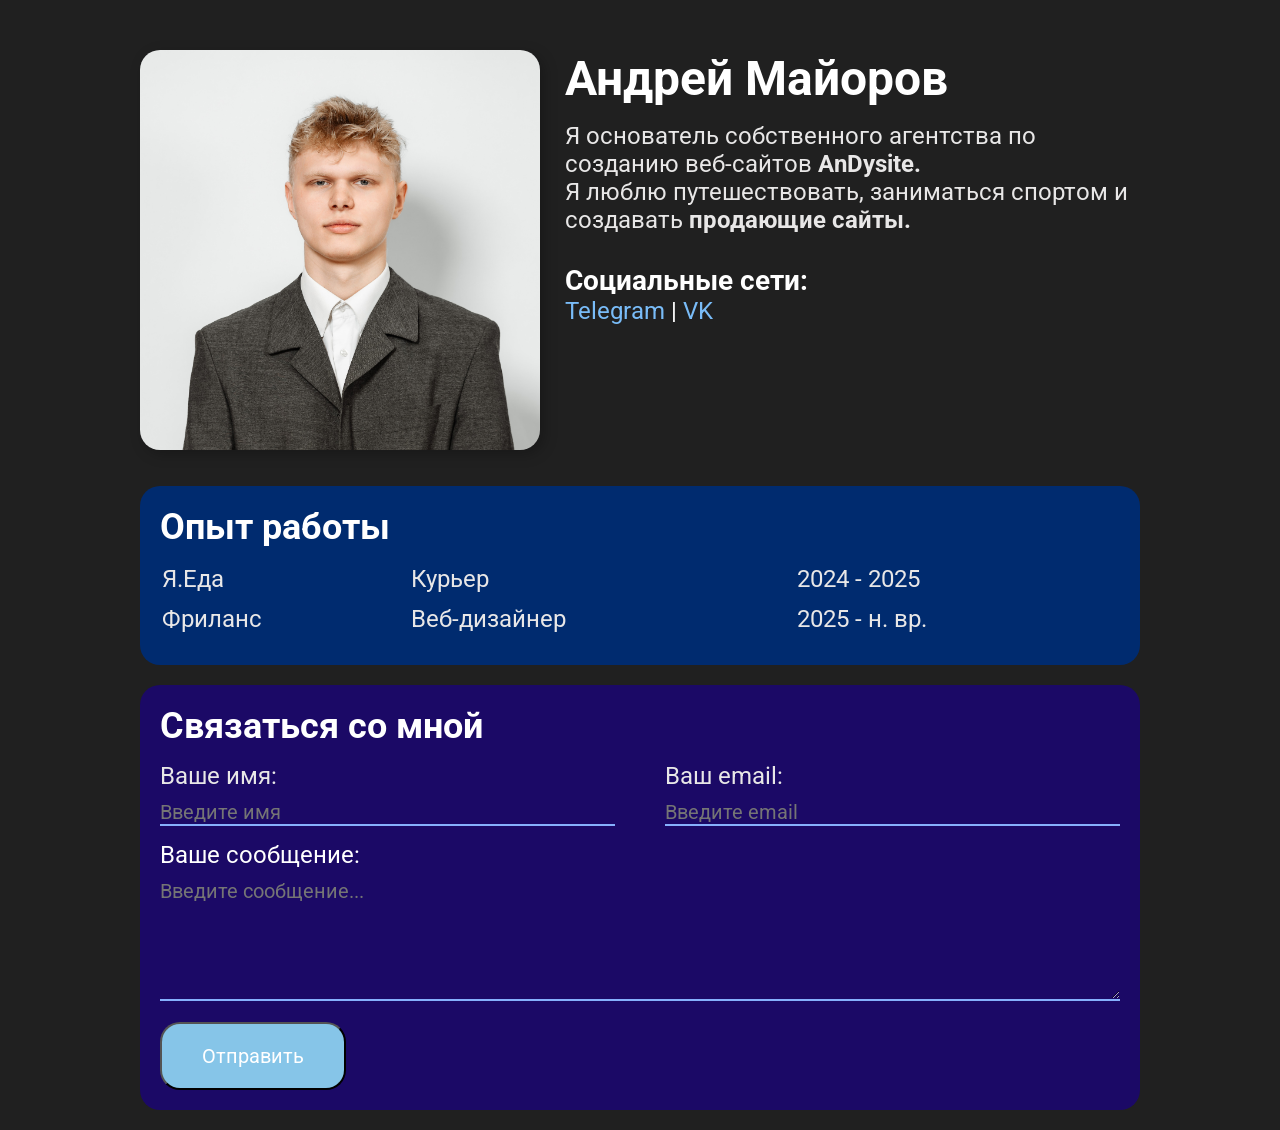
<file: index.html>
<!doctype html>
<html lang="ru">
  <head>
    <meta charset="UTF-8" />
    <meta name="viewport" content="width=device-width, initial-scale=1.0" />
    <title>Резюме</title>
    <meta
      name="keywords"
      content="резюме, работа, разработка, веб-разработка, сайт, верстка"
    />
    <meta
      name="description"
      content="Это мой сайт-резюме, на котором вы можете узнать информацию обо мне, как о специалисте"
    />
    <link
      rel="shortcut icon"
      href="https://w7.pngwing.com/pngs/330/782/png-transparent-human-skin-color-light-skin-the-writing-hand-hand-write-hand-human-skin-color-writing-thumbnail.png"
    />
    <link rel="stylesheet" href="style.css" />
  </head>
  <body>
    <div class="container">
      <div class="bio">
        <div class="photo">
          <img src="photo.jpg" width="400" alt="photo" />
        </div>
        <div class="info">
          <h1>Андрей Майоров</h1>
          <p>
            Я основатель собственного агентства по созданию веб-сайтов
            <strong>AnDysite.</strong>
          </p>
          <p>
            Я люблю путешествовать, заниматься спортом и создавать
            <strong>продающие сайты.</strong>
          </p>
          <h3>Социальные сети:</h3>
          <a href="https://t.me/indstrplnt" target="_blank">Telegram</a>
          |
          <a href="https://vk.com/indstrplnt" target="_blank">VK</a>
        </div>
      </div>

      <div class="card job">
        <h2>Опыт работы</h2>
        <table class="table">
          <tbody>
            <tr>
              <td>Я.Еда</td>
              <td>Курьер</td>
              <td>2024 - 2025</td>
            </tr>
            <tr>
              <td>Фриланс</td>
              <td>Веб-дизайнер</td>
              <td>2025 - н. вр.</td>
            </tr>
          </tbody>
        </table>
      </div>

      <div class="card contact">
        <h2>Связаться со мной</h2>
        <form>
          <div class="row">
            <div class="input">
              <label for="text">Ваше имя:</label>
              <input type="text" id="text" placeholder="Введите имя" />
            </div>
            <div class="input">
              <label for="email">Ваш email:</label>
              <input type="email" id="email" placeholder="Введите email" />
            </div>
          </div>

          <div class="input">
            <label for="message">Ваше сообщение:</label>
            <br />
            <textarea
              cols="40"
              rows="5"
              placeholder="Введите сообщение..."
            ></textarea>
          </div>
          <button class="btn" type="submit">Отправить</button>
        </form>
      </div>
    </div>
  </body>
</html>
</file>
<file: style.css>
@import url('https://fonts.googleapis.com/css2?family=Roboto:ital,wght@0,100..900;1,100..900&display=swap');

* {
  padding: 0;
  margin: 0;
}
body {
  font: 24px 'Roboto';
  background-color: #202020;
  color: #ffffff;
}

.container {
  max-width: 1000px;
  margin: auto;
  padding-top: 50px;
}

.bio {
  display: flex;
  margin-bottom: 30px;
}

.bio img {
  border-radius: 20px;
  box-shadow: 4px 4px 14px rgba(0, 0, 0, 0.25);
}

.info {
  margin-left: 25px;
}

.info h1 {
  margin-bottom: 15px;
}

.info p {
  color: #e8e7e7;
}

.info h3 {
  margin-top: 30px;
}

a {
  color: #79bcf8;
  text-decoration: none;
  cursor: pointer;
  transition: all 0.2s;
}

a:hover {
  color: #00247d;
  font-size: 26px;
}

.card {
  margin-bottom: 20px;
  padding: 20px;
  border-radius: 20px;
}

h2 {
  margin-bottom: 15px;
}

.job {
  background-color: #002b6f;
}

.table {
  width: 100%;
}

.table td {
  padding-bottom: 10px;
  color: #e8e7e7;
}

.contact {
  background-color: #1a0082b8;
}

.btn {
  background-color: #86c5e8;
  border-radius: 20px;
  padding: 20px 40px;
  transition: all 0.2s;
  font-size: 20px;
  font-family: inherit;
  color: #fff;
}

.btn:hover {
  opacity: 0.6;
  padding: 22px 43px;
  font-size: 22px;
  color: #00247d;
}

.input input,
.input textarea {
  width: 100%;
  box-sizing: border-box;
  margin: 10px 0 15px;
  border: none;
  outline: none;
  background: transparent;
  border-bottom: 2px solid rgb(134, 176, 253);
  font-family: inherit;
  font-size: 20px;
  color: #e8e7e7;
}

.row {
  display: flex;
}

.row > .input {
  width: 50%;
  color: #e8e7e7;
}

.row > .input:first-child {
  margin-right: 50px;
}

@media (max-width: 750px) {
  .bio {
    display: block;
    text-align: center;
  }
}
</file>
